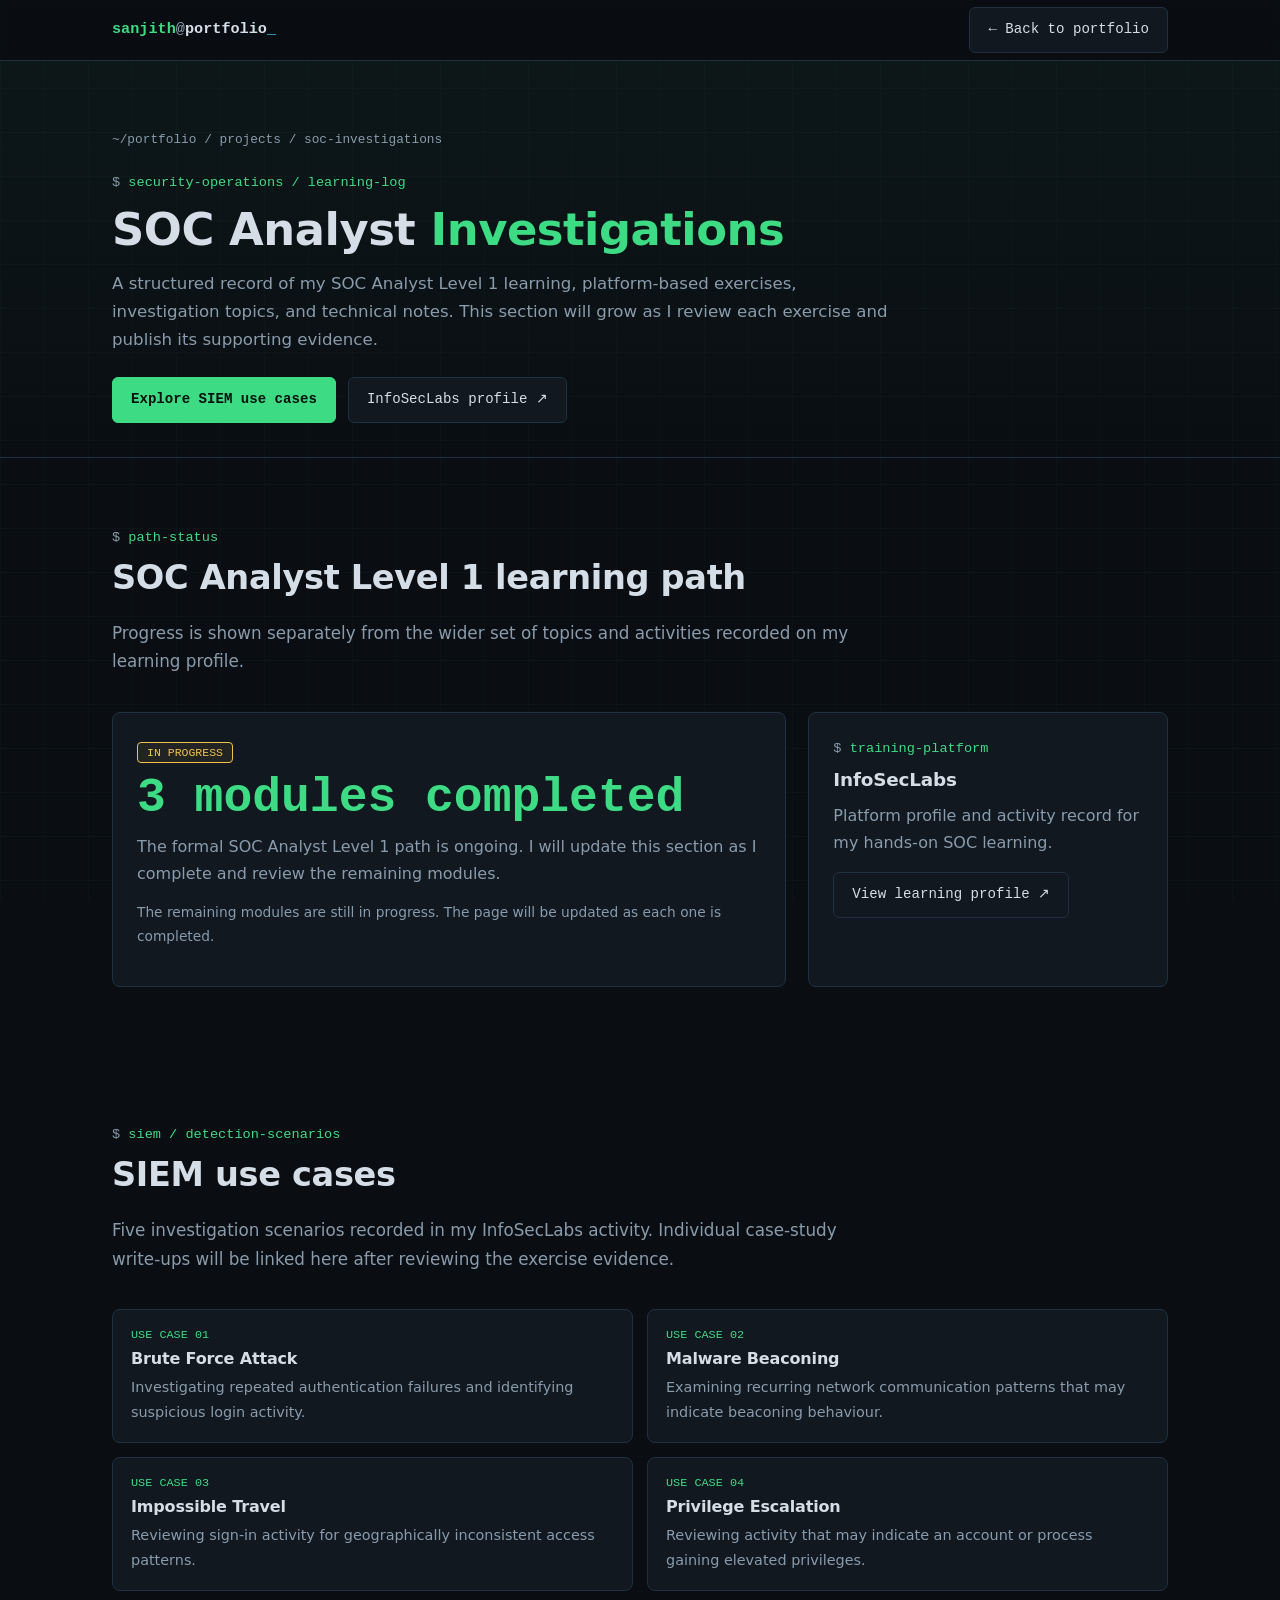
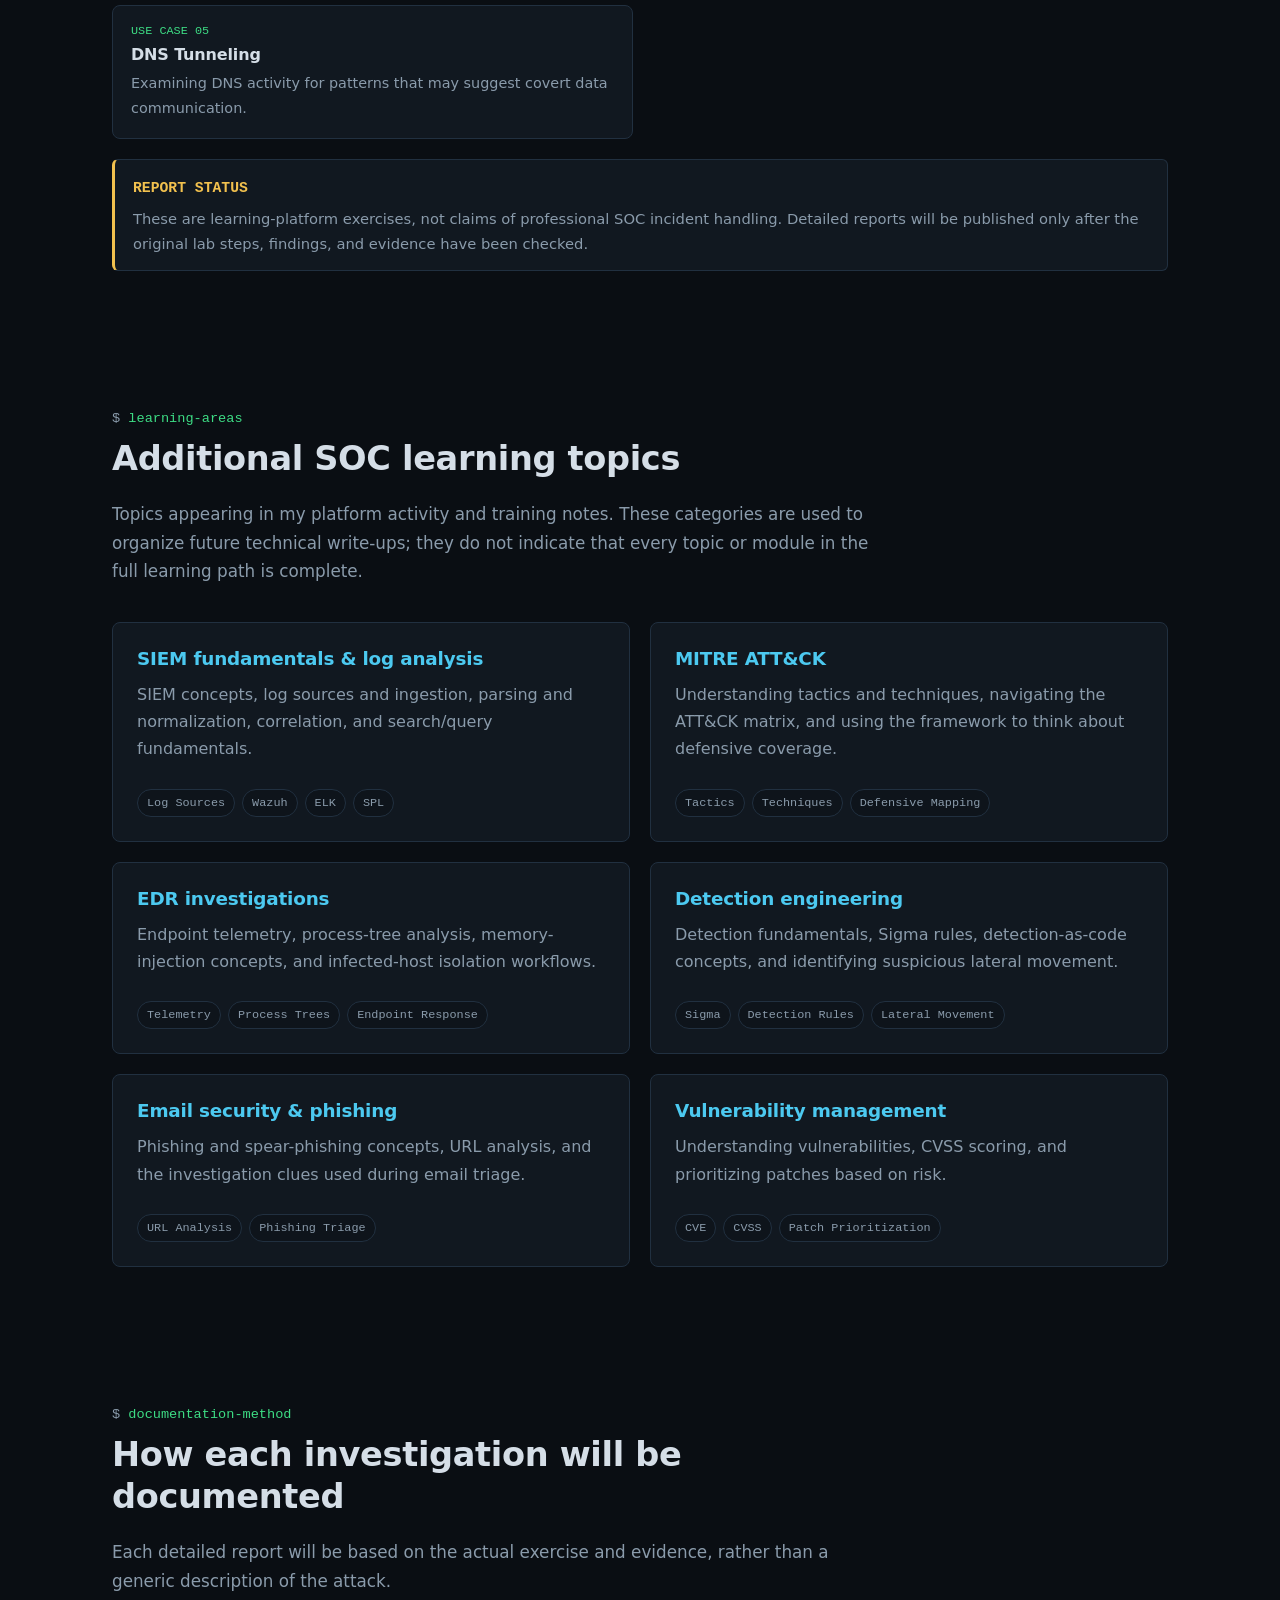
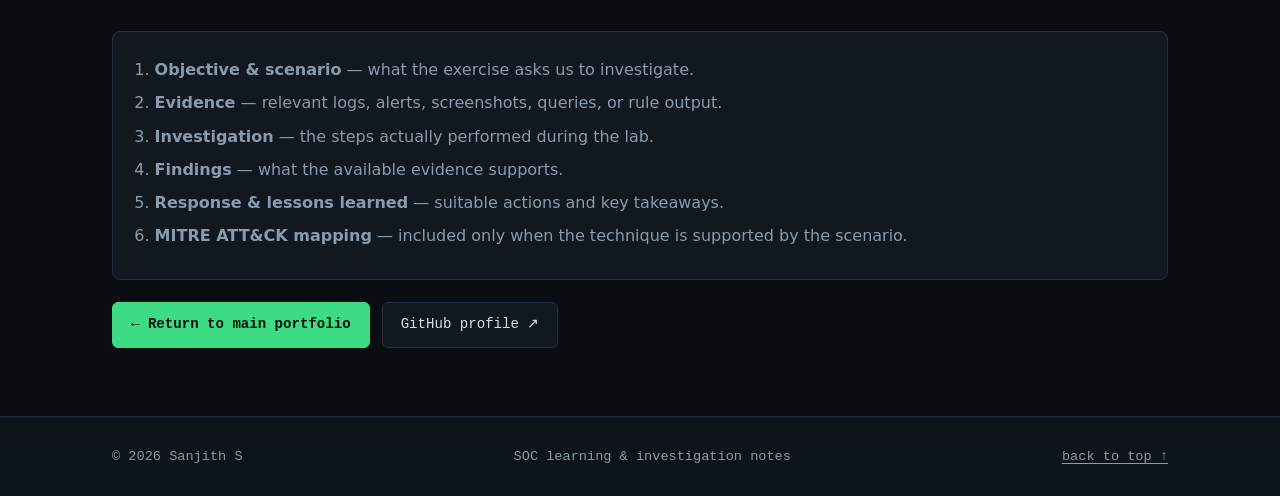
<file: projects/soc-investigations/index.html>
<!DOCTYPE html>
<html lang="en">
<head>
  <meta charset="utf-8">
  <meta name="viewport" content="width=device-width, initial-scale=1">
  <title>SOC Investigations | Sanjith S</title>
  <meta name="description" content="SOC Analyst Level 1 learning progress, SIEM use cases, and practical security investigation topics by Sanjith S.">
  <meta name="theme-color" content="#0a0e13">
  <link rel="stylesheet" href="/css/style.css">
  <style>
    .soc-hero {
      padding: clamp(38px, 6vw, 68px) 0 34px;
      border-bottom: 1px solid var(--line);
      background: linear-gradient(180deg, rgba(61,220,132,.045), transparent);
    }
    .soc-hero h1 {
      font-size: clamp(1.9rem, 4.5vw, 2.8rem);
      margin-bottom: 12px;
    }
    .soc-hero .summary { color: var(--muted); max-width: 74ch; font-size: 1.04rem; }
    .crumbs {
      font-family: var(--mono);
      font-size: .8rem;
      color: var(--muted);
      margin-bottom: 20px;
    }
    .crumbs a { color: var(--muted); text-decoration: none; }
    .crumbs a:hover { color: var(--green); }
    .soc-section { padding: clamp(42px, 6vw, 68px) 0; }
    .progress-panel {
      display: grid;
      grid-template-columns: minmax(0, 1.5fr) minmax(220px, .8fr);
      gap: 22px;
      align-items: stretch;
    }
    .progress-number {
      color: var(--green);
      font: 700 clamp(2rem, 5vw, 3rem)/1.1 var(--mono);
      margin: 8px 0;
    }
    .progress-track {
      height: 8px;
      background: var(--bg);
      border: 1px solid var(--line);
      border-radius: 999px;
      overflow: hidden;
      margin: 16px 0 8px;
    }
    .progress-track span {
      display: block;
      width: 23.08%;
      height: 100%;
      background: var(--green);
    }
    .progress-note { color: var(--muted); font-size: .86rem; }
    .topic-card { height: 100%; display: flex; flex-direction: column; }
    .topic-card h3 { color: var(--cyan); }
    .topic-card p { color: var(--muted); }
    .topic-card .chips { margin-top: auto; padding-top: 10px; }
    .case-list { display: grid; grid-template-columns: repeat(2, minmax(0, 1fr)); gap: 14px; }
    .case-item {
      padding: 18px;
      background: var(--panel);
      border: 1px solid var(--line);
      border-radius: var(--radius);
    }
    .case-item h3 { font-size: 1rem; margin-bottom: 6px; }
    .case-item p { color: var(--muted); font-size: .9rem; margin: 0; }
    .case-item .meta { color: var(--green); font: .74rem var(--mono); margin-bottom: 7px; }
    .notice {
      border: 1px solid var(--line);
      border-left: 3px solid var(--amber);
      border-radius: 6px;
      padding: 14px 18px;
      background: var(--panel);
      color: var(--muted);
      font-size: .92rem;
      margin-top: 20px;
    }
    .notice strong { color: var(--amber); font-family: var(--mono); }
    .back-row { display: flex; flex-wrap: wrap; gap: 12px; margin-top: 22px; }
    @media (max-width: 760px) {
      .progress-panel { grid-template-columns: 1fr; }
      .case-list { grid-template-columns: 1fr; }
    }
  </style>
</head>
<body>
  <a class="skip-link" href="#main">Skip to content</a>

  <header class="site-header">
    <div class="container nav">
      <a class="brand" href="../../index.html" aria-label="Sanjith S portfolio homepage">
        <span class="host">sanjith</span><span class="at">@</span>portfolio<span class="cur">_</span>
      </a>
      <a class="btn" href="../../index.html">← Back to portfolio</a>
    </div>
  </header>

  <main id="main">
    <section class="soc-hero">
      <div class="container">
        <div class="crumbs"><a href="../../index.html">~/portfolio</a> / projects / soc-investigations</div>
        <p class="section-label">security-operations / learning-log</p>
        <h1>SOC Analyst <span style="color:var(--green)">Investigations</span></h1>
        <p class="summary">
          A structured record of my SOC Analyst Level 1 learning, platform-based exercises,
          investigation topics, and technical notes. This section will grow as I review each
          exercise and publish its supporting evidence.
        </p>
        <div class="back-row">
          <a class="btn primary" href="#siem-use-cases">Explore SIEM use cases</a>
          <a class="btn" href="https://infoseclabs.io/user/sanjith" target="_blank" rel="noopener noreferrer">InfoSecLabs profile ↗</a>
        </div>
      </div>
    </section>

    <section class="soc-section" aria-labelledby="progress-title">
      <div class="container">
        <div class="section-head">
          <p class="section-label">path-status</p>
          <h2 id="progress-title">SOC Analyst Level 1 learning path</h2>
          <p class="lead">Progress is shown separately from the wider set of topics and activities recorded on my learning profile.</p>
        </div>

        <div class="progress-panel">
          <div class="card">
            <span class="tag-status">IN PROGRESS</span>
            <div class="progress-number">3 modules completed</div>
            <p style="color:var(--muted); margin-bottom:0">
              The formal SOC Analyst Level 1 path is ongoing. I will update this section as I complete and review the remaining modules.
            </p>
            <p class="progress-note" style="margin-top:14px">The remaining modules are still in progress. The page will be updated as each one is completed.</p>
          </div>
          <div class="card">
            <p class="section-label">training-platform</p>
            <h3>InfoSecLabs</h3>
            <p style="color:var(--muted)">Platform profile and activity record for my hands-on SOC learning.</p>
            <a class="btn" href="https://infoseclabs.io/user/sanjith" target="_blank" rel="noopener noreferrer">View learning profile ↗</a>
          </div>
        </div>
      </div>
    </section>

    <section class="soc-section" id="siem-use-cases" aria-labelledby="use-cases-title">
      <div class="container">
        <div class="section-head">
          <p class="section-label">siem / detection-scenarios</p>
          <h2 id="use-cases-title">SIEM use cases</h2>
          <p class="lead">Five investigation scenarios recorded in my InfoSecLabs activity. Individual case-study write-ups will be linked here after reviewing the exercise evidence.</p>
        </div>

        <div class="case-list">
          <article class="case-item">
            <div class="meta">USE CASE 01</div>
            <h3>Brute Force Attack</h3>
            <p>Investigating repeated authentication failures and identifying suspicious login activity.</p>
          </article>
          <article class="case-item">
            <div class="meta">USE CASE 02</div>
            <h3>Malware Beaconing</h3>
            <p>Examining recurring network communication patterns that may indicate beaconing behaviour.</p>
          </article>
          <article class="case-item">
            <div class="meta">USE CASE 03</div>
            <h3>Impossible Travel</h3>
            <p>Reviewing sign-in activity for geographically inconsistent access patterns.</p>
          </article>
          <article class="case-item">
            <div class="meta">USE CASE 04</div>
            <h3>Privilege Escalation</h3>
            <p>Reviewing activity that may indicate an account or process gaining elevated privileges.</p>
          </article>
          <article class="case-item">
            <div class="meta">USE CASE 05</div>
            <h3>DNS Tunneling</h3>
            <p>Examining DNS activity for patterns that may suggest covert data communication.</p>
          </article>
        </div>

        <div class="notice">
          <strong>REPORT STATUS</strong>
          <p style="margin:5px 0 0">These are learning-platform exercises, not claims of professional SOC incident handling. Detailed reports will be published only after the original lab steps, findings, and evidence have been checked.</p>
        </div>
      </div>
    </section>

    <section class="soc-section" id="learning-areas" aria-labelledby="areas-title">
      <div class="container">
        <div class="section-head">
          <p class="section-label">learning-areas</p>
          <h2 id="areas-title">Additional SOC learning topics</h2>
          <p class="lead">Topics appearing in my platform activity and training notes. These categories are used to organize future technical write-ups; they do not indicate that every topic or module in the full learning path is complete.</p>
        </div>

        <div class="grid cols-2">
          <article class="card topic-card">
            <h3>SIEM fundamentals &amp; log analysis</h3>
            <p>SIEM concepts, log sources and ingestion, parsing and normalization, correlation, and search/query fundamentals.</p>
            <div class="chips"><span class="chip">Log Sources</span><span class="chip">Wazuh</span><span class="chip">ELK</span><span class="chip">SPL</span></div>
          </article>

          <article class="card topic-card">
            <h3>MITRE ATT&amp;CK</h3>
            <p>Understanding tactics and techniques, navigating the ATT&amp;CK matrix, and using the framework to think about defensive coverage.</p>
            <div class="chips"><span class="chip">Tactics</span><span class="chip">Techniques</span><span class="chip">Defensive Mapping</span></div>
          </article>

          <article class="card topic-card">
            <h3>EDR investigations</h3>
            <p>Endpoint telemetry, process-tree analysis, memory-injection concepts, and infected-host isolation workflows.</p>
            <div class="chips"><span class="chip">Telemetry</span><span class="chip">Process Trees</span><span class="chip">Endpoint Response</span></div>
          </article>

          <article class="card topic-card">
            <h3>Detection engineering</h3>
            <p>Detection fundamentals, Sigma rules, detection-as-code concepts, and identifying suspicious lateral movement.</p>
            <div class="chips"><span class="chip">Sigma</span><span class="chip">Detection Rules</span><span class="chip">Lateral Movement</span></div>
          </article>

          <article class="card topic-card">
            <h3>Email security &amp; phishing</h3>
            <p>Phishing and spear-phishing concepts, URL analysis, and the investigation clues used during email triage.</p>
            <div class="chips"><span class="chip">URL Analysis</span><span class="chip">Phishing Triage</span></div>
          </article>

          <article class="card topic-card">
            <h3>Vulnerability management</h3>
            <p>Understanding vulnerabilities, CVSS scoring, and prioritizing patches based on risk.</p>
            <div class="chips"><span class="chip">CVE</span><span class="chip">CVSS</span><span class="chip">Patch Prioritization</span></div>
          </article>
        </div>
      </div>
    </section>

    <section class="soc-section" aria-labelledby="approach-title">
      <div class="container">
        <div class="section-head">
          <p class="section-label">documentation-method</p>
          <h2 id="approach-title">How each investigation will be documented</h2>
          <p class="lead">Each detailed report will be based on the actual exercise and evidence, rather than a generic description of the attack.</p>
        </div>
        <div class="card">
          <ol class="plain-list">
            <li><strong>Objective &amp; scenario</strong> — what the exercise asks us to investigate.</li>
            <li><strong>Evidence</strong> — relevant logs, alerts, screenshots, queries, or rule output.</li>
            <li><strong>Investigation</strong> — the steps actually performed during the lab.</li>
            <li><strong>Findings</strong> — what the available evidence supports.</li>
            <li><strong>Response &amp; lessons learned</strong> — suitable actions and key takeaways.</li>
            <li><strong>MITRE ATT&amp;CK mapping</strong> — included only when the technique is supported by the scenario.</li>
          </ol>
        </div>
        <div class="back-row">
          <a class="btn primary" href="../../index.html">← Return to main portfolio</a>
          <a class="btn" href="https://github.com/Sanjith1236" target="_blank" rel="noopener noreferrer">GitHub profile ↗</a>
        </div>
      </div>
    </section>
  </main>

  <footer class="site-footer">
    <div class="container footer-row">
      <span>&copy; <span id="year">2026</span> Sanjith S</span>
      <span>SOC learning &amp; investigation notes</span>
      <a href="#main">back to top ↑</a>
    </div>
  </footer>

  <script>
    document.getElementById("year").textContent = new Date().getFullYear();
  </script>
</body>
</html>
</file>
<file: css/style.css>
/* ==========================================================================
   Sanjith S — Cybersecurity Portfolio
   Terminal-inspired, dark, restrained green/cyan accents. No external deps.
   ========================================================================== */

:root {
  --bg: #0a0e13;
  --bg-2: #0e141b;
  --panel: #111820;
  --panel-2: #151e28;
  --line: #213040;
  --text: #d5dee7;
  --muted: #8a9bab;
  --green: #3ddc84;
  --green-dim: #1f7a49;
  --cyan: #4cc9f0;
  --amber: #f2c14e;
  --red: #ff6b6b;
  --mono: ui-monospace, "SF Mono", "JetBrains Mono", "Cascadia Code", Menlo, Consolas, "Liberation Mono", monospace;
  --sans: system-ui, -apple-system, "Segoe UI", Roboto, "Helvetica Neue", Arial, sans-serif;
  --radius: 8px;
  --maxw: 1120px;
  --gutter: clamp(16px, 4vw, 32px);
}

*, *::before, *::after { box-sizing: border-box; }
html { scroll-behavior: smooth; scroll-padding-top: 76px; -webkit-text-size-adjust: 100%; }
body {
  margin: 0;
  background: var(--bg);
  color: var(--text);
  font: 400 1rem/1.7 var(--sans);
  -webkit-font-smoothing: antialiased;
  background-image:
    linear-gradient(rgba(61,220,132,.025) 1px, transparent 1px),
    linear-gradient(90deg, rgba(61,220,132,.025) 1px, transparent 1px);
  background-size: 44px 44px;
  background-attachment: fixed;
}
img, svg { max-width: 100%; height: auto; display: block; }
a { color: var(--cyan); text-decoration-thickness: 1px; text-underline-offset: 3px; }
a:hover { color: var(--green); }
:focus-visible { outline: 2px solid var(--green); outline-offset: 3px; border-radius: 3px; }
::selection { background: var(--green); color: #04110a; }
code, kbd, pre { font-family: var(--mono); }
code { font-size: .88em; background: var(--panel-2); border: 1px solid var(--line); padding: .1em .4em; border-radius: 4px; color: var(--green); }

.skip-link { position: absolute; left: -999px; top: 8px; background: var(--green); color: #04110a; padding: 8px 14px; border-radius: 4px; z-index: 200; font-family: var(--mono); }
.skip-link:focus { left: 8px; }
.sr-only { position: absolute; width: 1px; height: 1px; overflow: hidden; clip: rect(0 0 0 0); white-space: nowrap; }

.container { width: 100%; max-width: var(--maxw); margin: 0 auto; padding: 0 var(--gutter); }

/* ---------- Header / nav ---------- */
.site-header { position: sticky; top: 0; z-index: 100; background: rgba(10,14,19,.88); backdrop-filter: blur(10px); border-bottom: 1px solid var(--line); }
.nav { display: flex; align-items: center; justify-content: space-between; min-height: 60px; gap: 16px; }
.brand { font-family: var(--mono); font-weight: 700; color: var(--text); text-decoration: none; font-size: .95rem; white-space: nowrap; }
.brand .at { color: var(--muted); } .brand .host { color: var(--green); } .brand .cur { color: var(--cyan); }
.nav-links { display: flex; gap: 2px; list-style: none; margin: 0; padding: 0; }
.nav-links a { display: block; padding: 8px 11px; color: var(--muted); text-decoration: none; font-family: var(--mono); font-size: .82rem; border-radius: 4px; }
.nav-links a:hover, .nav-links a[aria-current="true"], .nav-links a[aria-current="page"] { color: var(--green); background: rgba(61,220,132,.07); }
.nav-toggle { display: none; background: none; border: 1px solid var(--line); color: var(--text); font-family: var(--mono); padding: 8px 12px; border-radius: 4px; cursor: pointer; font-size: .85rem; }
.nav-toggle:hover { border-color: var(--green); color: var(--green); }

@media (max-width: 860px) {
  .nav-toggle { display: inline-block; }
  .nav-links { position: absolute; top: 60px; left: 0; right: 0; flex-direction: column; background: var(--bg-2); border-bottom: 1px solid var(--line); padding: 8px var(--gutter) 14px; display: none; }
  .nav-links.open { display: flex; }
  .nav-links a { padding: 12px 8px; font-size: .9rem; }
}

/* ---------- Layout ---------- */
section { padding: clamp(56px, 8vw, 96px) 0; }
.section-head { margin-bottom: 36px; max-width: 760px; }
.section-label { font-family: var(--mono); color: var(--green); font-size: .85rem; margin: 0 0 8px; }
.section-label::before { content: "$ "; color: var(--muted); }
h1, h2, h3, h4 { line-height: 1.25; margin: 0 0 .6em; font-weight: 700; letter-spacing: -.01em; }
h2 { font-size: clamp(1.6rem, 3.4vw, 2.1rem); }
h3 { font-size: 1.15rem; }
.lead { color: var(--muted); font-size: 1.05rem; margin: 0; }
p { margin: 0 0 1em; }

/* ---------- Buttons / chips ---------- */
.btn { display: inline-flex; align-items: center; gap: 8px; padding: 10px 18px; border-radius: 6px; font-family: var(--mono); font-size: .88rem; text-decoration: none; border: 1px solid var(--line); color: var(--text); background: var(--panel); cursor: pointer; transition: border-color .2s, color .2s, background .2s; }
.btn:hover { border-color: var(--green); color: var(--green); }
.btn.primary { background: var(--green); color: #04110a; border-color: var(--green); font-weight: 700; }
.btn.primary:hover { background: #62e89d; color: #04110a; }
.btn-row { display: flex; flex-wrap: wrap; gap: 12px; }
.chip { display: inline-block; font-family: var(--mono); font-size: .74rem; padding: 3px 9px; border: 1px solid var(--line); border-radius: 999px; color: var(--muted); background: var(--bg-2); }
.chip.link { color: var(--cyan); text-decoration: none; }
.chip.link:hover { border-color: var(--cyan); }
.chips { display: flex; flex-wrap: wrap; gap: 7px; }
.tag-status { font-family: var(--mono); font-size: .72rem; padding: 3px 9px; border-radius: 4px; border: 1px solid var(--amber); color: var(--amber); background: rgba(242,193,78,.07); }
.tag-ok { border-color: var(--green-dim); color: var(--green); background: rgba(61,220,132,.06); }

/* ---------- Hero ---------- */
.hero { padding: clamp(48px, 8vw, 96px) 0 clamp(40px, 6vw, 72px); }
.hero-grid { display: grid; grid-template-columns: 1.05fr 1fr; gap: clamp(28px, 5vw, 56px); align-items: center; }
.hero .eyebrow { font-family: var(--mono); color: var(--green); font-size: .88rem; margin-bottom: 14px; }
.hero h1 { font-size: clamp(2.3rem, 6vw, 3.6rem); margin-bottom: 10px; }
.hero h1 .accent { color: var(--green); }
.hero .headline { font-family: var(--mono); font-size: clamp(.95rem, 2vw, 1.1rem); color: var(--cyan); margin-bottom: 18px; }
.hero .intro { color: var(--muted); max-width: 54ch; margin-bottom: 26px; }
.hero-meta { margin-top: 26px; display: flex; flex-wrap: wrap; gap: 8px; }
@media (max-width: 900px) { .hero-grid { grid-template-columns: 1fr; } }

/* ---------- Terminal widget ---------- */
.term { background: #070a0e; border: 1px solid var(--line); border-radius: var(--radius); overflow: hidden; box-shadow: 0 18px 50px rgba(0,0,0,.45); font-family: var(--mono); font-size: .84rem; }
.term-bar { display: flex; align-items: center; gap: 7px; padding: 9px 12px; background: var(--panel); border-bottom: 1px solid var(--line); }
.term-bar i { width: 10px; height: 10px; border-radius: 50%; background: #2c3a48; display: block; }
.term-bar span { margin-left: 8px; color: var(--muted); font-size: .76rem; }
.term-body { padding: 14px 16px; height: 300px; overflow-y: auto; line-height: 1.6; color: #b9c7d4; }
.term-body .ln { white-space: pre-wrap; word-break: break-word; }
.term-body .p { color: var(--green); } .term-body .path { color: var(--cyan); }
.term-body .dim { color: var(--muted); } .term-body .warn { color: var(--amber); }
.term-body a { color: var(--cyan); }
.term-input { display: flex; gap: 8px; align-items: center; padding: 10px 16px; border-top: 1px solid var(--line); background: #0a0f14; }
.term-input label { color: var(--green); white-space: nowrap; }
.term-input input { flex: 1; min-width: 0; background: transparent; border: 0; color: var(--text); font: inherit; outline: none; padding: 4px 0; }
.term-input:focus-within { border-top-color: var(--green-dim); }
.caret { display: inline-block; width: .55em; height: 1.05em; background: var(--green); vertical-align: -2px; animation: blink 1.1s steps(1) infinite; }
@keyframes blink { 50% { opacity: 0; } }
.term-hint { font-size: .74rem; color: var(--muted); padding: 0 16px 10px; background: #0a0f14; }

/* ---------- Cards / grids ---------- */
.card { background: var(--panel); border: 1px solid var(--line); border-radius: var(--radius); padding: 24px; }
.grid { display: grid; gap: 20px; }
.grid.cols-2 { grid-template-columns: repeat(2, 1fr); }
.grid.cols-3 { grid-template-columns: repeat(3, 1fr); }
@media (max-width: 900px) { .grid.cols-3 { grid-template-columns: repeat(2, 1fr); } }
@media (max-width: 640px) { .grid.cols-2, .grid.cols-3 { grid-template-columns: 1fr; } }

/* About */
.about-grid { display: grid; grid-template-columns: 1.4fr 1fr; gap: 32px; align-items: start; }
@media (max-width: 900px) { .about-grid { grid-template-columns: 1fr; } }
.kv { font-family: var(--mono); font-size: .85rem; margin: 0; }
.kv div { display: flex; gap: 12px; padding: 7px 0; border-bottom: 1px dashed var(--line); }
.kv div:last-child { border-bottom: 0; }
.kv dt { color: var(--muted); min-width: 92px; }
.kv dd { margin: 0; color: var(--text); }

/* Project cards */
.projects { display: grid; grid-template-columns: repeat(2, 1fr); gap: 22px; }
@media (max-width: 760px) { .projects { grid-template-columns: 1fr; } }
.project-card { position: relative; display: flex; flex-direction: column; background: var(--panel); border: 1px solid var(--line); border-radius: var(--radius); padding: 24px; transition: border-color .2s, transform .2s; }
.project-card:hover, .project-card:focus-within { border-color: var(--green-dim); transform: translateY(-2px); }
.project-card.lead-card { grid-column: 1 / -1; background: linear-gradient(135deg, var(--panel), #0f1d1a); }
.project-card .num { font-family: var(--mono); color: var(--muted); font-size: .78rem; margin-bottom: 8px; }
.project-card h3 { margin-bottom: 8px; }
.project-card h3 a { color: var(--text); text-decoration: none; }
.project-card h3 a::after { content: ""; position: absolute; inset: 0; } /* whole card clickable */
.project-card:hover h3 a { color: var(--green); }
.project-card p { color: var(--muted); font-size: .95rem; }
.project-card .chips { margin-top: auto; padding-top: 10px; }
.project-card .foot { display: flex; flex-wrap: wrap; justify-content: space-between; align-items: center; gap: 10px; margin-top: 16px; font-family: var(--mono); font-size: .8rem; position: relative; z-index: 2; }
.project-card .foot a { position: relative; z-index: 2; }
.project-card .go { color: var(--green); }

/* Skills */
.skill-card h3 { font-family: var(--mono); font-size: .95rem; color: var(--green); margin-bottom: 14px; }
.skill-card h3::before { content: "> "; color: var(--muted); }
.skill-list { list-style: none; margin: 0 0 14px; padding: 0; display: flex; flex-wrap: wrap; gap: 6px; }
.skill-list li { font-family: var(--mono); font-size: .8rem; background: var(--bg-2); border: 1px solid var(--line); padding: 3px 9px; border-radius: 4px; }
.used-in { font-size: .8rem; color: var(--muted); margin: 0; font-family: var(--mono); }
.note { font-size: .88rem; color: var(--muted); border-left: 2px solid var(--green-dim); padding: 4px 0 4px 14px; margin-top: 26px; }

/* Timeline / lists */
.entry { border-left: 2px solid var(--green-dim); padding: 2px 0 2px 22px; position: relative; }
.entry::before { content: ""; position: absolute; left: -6px; top: 8px; width: 10px; height: 10px; background: var(--green); border-radius: 50%; }
.entry .meta { font-family: var(--mono); font-size: .8rem; color: var(--cyan); margin-bottom: 4px; }
.entry h3 { margin-bottom: 8px; }
.entry ul, .plain-list { margin: 0; padding-left: 1.1em; color: var(--muted); }
.entry li, .plain-list li { margin-bottom: 6px; }
.cred { display: flex; flex-direction: column; gap: 4px; }
.cred .issuer { color: var(--muted); font-size: .9rem; }
.cred .meta { font-family: var(--mono); font-size: .78rem; color: var(--cyan); }

/* Contact */
.contact-list { list-style: none; margin: 0 0 20px; padding: 0; font-family: var(--mono); font-size: .92rem; }
.contact-list li { display: flex; gap: 14px; padding: 10px 0; border-bottom: 1px dashed var(--line); flex-wrap: wrap; }
.contact-list .k { color: var(--muted); min-width: 84px; }
.copy-btn { font-family: var(--mono); font-size: .74rem; background: transparent; border: 1px solid var(--line); color: var(--muted); padding: 2px 9px; border-radius: 4px; cursor: pointer; }
.copy-btn:hover { color: var(--green); border-color: var(--green); }

/* Footer */
.site-footer { border-top: 1px solid var(--line); padding: 28px 0; color: var(--muted); font-size: .85rem; font-family: var(--mono); background: var(--bg-2); }
.footer-row { display: flex; flex-wrap: wrap; justify-content: space-between; gap: 12px; }
.site-footer a { color: var(--muted); }
.site-footer a:hover { color: var(--green); }

/* Reveal */
.js .reveal { opacity: 0; transform: translateY(14px); transition: opacity .6s ease, transform .6s ease; }
.js .reveal.in { opacity: 1; transform: none; }

/* ==========================================================================
   Case-study pages
   ========================================================================== */
.cs-hero { padding: clamp(36px, 6vw, 64px) 0 28px; border-bottom: 1px solid var(--line); background: linear-gradient(180deg, rgba(61,220,132,.04), transparent); }
.crumbs { font-family: var(--mono); font-size: .8rem; color: var(--muted); margin-bottom: 18px; }
.crumbs a { color: var(--muted); } .crumbs a:hover { color: var(--green); }
.cs-hero h1 { font-size: clamp(1.8rem, 4.4vw, 2.7rem); margin-bottom: 12px; }
.cs-hero .summary { color: var(--muted); max-width: 72ch; font-size: 1.05rem; }
.cs-meta { display: grid; grid-template-columns: repeat(auto-fit, minmax(190px, 1fr)); gap: 12px; margin: 24px 0 20px; }
.cs-meta div { background: var(--panel); border: 1px solid var(--line); border-radius: 6px; padding: 10px 14px; }
.cs-meta dt { font-family: var(--mono); font-size: .72rem; color: var(--muted); text-transform: uppercase; letter-spacing: .06em; }
.cs-meta dd { margin: 2px 0 0; font-size: .92rem; }
.cs-meta { margin-left: 0; }

.cs-layout { display: grid; grid-template-columns: 220px minmax(0, 1fr); gap: 48px; padding: 48px var(--gutter) 24px; }
@media (max-width: 980px) { .cs-layout { grid-template-columns: minmax(0, 1fr); gap: 24px; } }
.cs-main { min-width: 0; }
.toc { position: sticky; top: 84px; align-self: start; font-family: var(--mono); font-size: .8rem; }
.toc h2 { font-size: .75rem; color: var(--muted); text-transform: uppercase; letter-spacing: .08em; margin-bottom: 10px; }
.toc ol { list-style: none; margin: 0; padding: 0; border-left: 1px solid var(--line); }
.toc a { display: block; padding: 5px 12px; margin-left: -1px; border-left: 2px solid transparent; color: var(--muted); text-decoration: none; }
.toc a:hover { color: var(--text); }
.toc a.active { color: var(--green); border-left-color: var(--green); }
@media (max-width: 980px) {
  .toc { position: static; background: var(--panel); border: 1px solid var(--line); border-radius: var(--radius); padding: 14px 16px; }
  .toc ol { border: 0; display: flex; flex-wrap: wrap; gap: 4px 6px; }
  .toc a { border: 1px solid var(--line); border-radius: 999px; padding: 3px 10px; margin: 0; }
}

.cs-main section { padding: 0 0 44px; margin-bottom: 8px; }
.cs-main h2 { font-size: 1.5rem; padding-top: 6px; display: flex; align-items: baseline; gap: 10px; }
.cs-main h2 .n { font-family: var(--mono); color: var(--green); font-size: .9rem; }
.cs-main h3 { margin-top: 1.4em; color: var(--cyan); font-size: 1.02rem; font-family: var(--mono); }
.cs-main ul, .cs-main ol.steps { padding-left: 1.2em; }
.cs-main li { margin-bottom: 6px; }
.cs-main p, .cs-main li { max-width: 78ch; }

.callout { border: 1px solid var(--line); border-left-width: 3px; border-radius: 6px; padding: 14px 18px; margin: 18px 0; background: var(--panel); font-size: .94rem; }
.callout strong.label { font-family: var(--mono); font-size: .78rem; display: block; margin-bottom: 4px; text-transform: uppercase; letter-spacing: .06em; }
.callout.warn { border-left-color: var(--amber); } .callout.warn .label { color: var(--amber); }
.callout.safe { border-left-color: var(--red); } .callout.safe .label { color: var(--red); }
.callout.info { border-left-color: var(--cyan); } .callout.info .label { color: var(--cyan); }
.callout p:last-child { margin-bottom: 0; }

.tech-table { width: 100%; border-collapse: collapse; font-size: .92rem; margin: 14px 0; display: block; overflow-x: auto; }
.tech-table th, .tech-table td { text-align: left; padding: 9px 14px; border-bottom: 1px solid var(--line); vertical-align: top; }
.tech-table th { font-family: var(--mono); font-size: .75rem; color: var(--muted); text-transform: uppercase; letter-spacing: .06em; background: var(--panel); white-space: nowrap; }
.tech-table td:first-child { font-family: var(--mono); color: var(--green); white-space: nowrap; }

/* Illustrative CSS architecture diagram */
.diagram { background: #070a0e; border: 1px dashed var(--line); border-radius: var(--radius); padding: 20px; margin: 18px 0; }
.diagram .cap { font-family: var(--mono); font-size: .76rem; color: var(--amber); margin-bottom: 14px; }
.flow { display: flex; flex-wrap: wrap; align-items: stretch; gap: 10px; }
.flow .node { flex: 1 1 150px; min-width: 0; overflow-wrap: anywhere; border: 1px solid var(--line); border-radius: 6px; padding: 10px 12px; background: var(--panel); font-size: .85rem; }
.flow .node b { display: block; font-family: var(--mono); color: var(--green); font-size: .8rem; margin-bottom: 3px; }
.flow .node.alt b { color: var(--cyan); }
.flow .arrow { align-self: center; color: var(--muted); font-family: var(--mono); }
.flow-stack .node { flex: 0 0 auto; }
.flow-stack { display: flex; flex-direction: column; gap: 10px; flex: 1 1 190px; min-width: 0; }
@media (max-width: 700px) { .flow .arrow { transform: rotate(90deg); width: 100%; text-align: center; } }
.layer-label { font-family: var(--mono); font-size: .72rem; color: var(--muted); text-transform: uppercase; letter-spacing: .08em; margin: 14px 0 6px; }

/* Placeholders (for remaining pending items) */
.placeholder { margin: 18px 0; border: 1px dashed var(--amber); border-radius: var(--radius); background: rgba(242,193,78,.03); overflow: hidden; }
.placeholder img { width: 100%; background: #0a0e13; }
.placeholder figcaption { padding: 10px 14px; font-size: .84rem; color: var(--muted); border-top: 1px dashed var(--amber); }
.placeholder figcaption b { color: var(--amber); font-family: var(--mono); font-size: .74rem; margin-right: 6px; }
.placeholder code { font-size: .78rem; }
.ph-grid { display: grid; grid-template-columns: repeat(2, 1fr); gap: 16px; }
@media (max-width: 700px) { .ph-grid { grid-template-columns: 1fr; } }

/* Genuine Evidence Cards & Grids */
.evidence-card { margin: 22px 0; border: 1px solid var(--line); border-radius: var(--radius); background: var(--panel); overflow: hidden; box-shadow: 0 4px 16px rgba(0,0,0,.4); transition: border-color .2s ease, box-shadow .2s ease; }
.evidence-card:hover { border-color: rgba(61,220,132,.45); box-shadow: 0 6px 24px rgba(0,0,0,.6); }
.evidence-card .evidence-img-wrap { position: relative; background: #05070a; overflow: hidden; cursor: zoom-in; }
.evidence-card img { width: 100%; height: auto; display: block; object-fit: cover; transition: transform .25s ease; }
.evidence-card:hover img { transform: scale(1.01); }
.evidence-card figcaption { padding: 14px 18px; font-size: .88rem; color: var(--text); border-top: 1px solid var(--line); background: var(--bg-2); line-height: 1.5; }
.evidence-card figcaption .evidence-header { display: flex; align-items: center; justify-content: space-between; gap: 10px; margin-bottom: 6px; flex-wrap: wrap; }
.evidence-card figcaption .evidence-tag { font-family: var(--mono); font-size: .72rem; letter-spacing: .05em; padding: 2px 8px; border-radius: 4px; background: rgba(61,220,132,.12); color: var(--green); border: 1px solid rgba(61,220,132,.3); font-weight: 600; display: inline-flex; align-items: center; gap: 4px; }
.evidence-card figcaption .evidence-hint { font-family: var(--mono); font-size: .72rem; color: var(--muted); }
.evidence-card figcaption .evidence-title { font-family: var(--mono); font-weight: 700; color: var(--cyan); display: block; font-size: .95rem; margin-bottom: 4px; }
.evidence-card figcaption p { margin: 0; color: var(--muted); font-size: .86rem; }
.evidence-grid { display: grid; grid-template-columns: repeat(2, 1fr); gap: 20px; margin: 22px 0; }
@media (max-width: 820px) { .evidence-grid { grid-template-columns: 1fr; } }

/* Lightbox Modal */
.lightbox-modal { position: fixed; inset: 0; z-index: 9999; background: rgba(10,14,19,.94); backdrop-filter: blur(8px); display: none; align-items: center; justify-content: center; padding: 20px; opacity: 0; transition: opacity .25s ease; }
.lightbox-modal.active { display: flex; opacity: 1; }
.lightbox-dialog { max-width: 95vw; max-height: 92vh; background: var(--panel); border: 1px solid var(--line); border-radius: var(--radius); overflow: hidden; display: flex; flex-direction: column; box-shadow: 0 16px 48px rgba(0,0,0,.8); position: relative; }
.lightbox-dialog img { max-width: 100%; max-height: 80vh; object-fit: contain; background: #05070a; display: block; }
.lightbox-caption { padding: 12px 18px; background: var(--bg-2); border-top: 1px solid var(--line); font-size: .86rem; color: var(--text); font-family: var(--mono); }
.lightbox-close { position: absolute; top: 12px; right: 12px; background: rgba(0,0,0,.7); color: var(--text); border: 1px solid var(--line); border-radius: 4px; width: 32px; height: 32px; display: flex; align-items: center; justify-content: center; font-size: 1.1rem; cursor: pointer; z-index: 10; transition: background .2s, color .2s; }
.lightbox-close:hover { background: var(--red); color: #fff; border-color: var(--red); }

.repo-box { display: flex; flex-wrap: wrap; align-items: center; justify-content: space-between; gap: 14px; padding: 18px 20px; background: var(--panel); border: 1px solid var(--line); border-radius: var(--radius); }
.repo-box .url { font-family: var(--mono); font-size: .82rem; color: var(--muted); word-break: break-all; }
.repo-box.pending { border-style: dashed; border-color: var(--amber); }

.pager { display: grid; grid-template-columns: 1fr 1fr; gap: 16px; padding: 32px 0 56px; border-top: 1px solid var(--line); margin-top: 8px; }
.pager a { display: block; background: var(--panel); border: 1px solid var(--line); border-radius: var(--radius); padding: 14px 18px; text-decoration: none; color: var(--text); }
.pager a:hover { border-color: var(--green); }
.pager small { display: block; font-family: var(--mono); color: var(--muted); font-size: .74rem; }
.pager .next { text-align: right; }
@media (max-width: 560px) { .pager { grid-template-columns: 1fr; } .pager .next { text-align: left; } }

/* Motion preferences */
@media (prefers-reduced-motion: reduce) {
  html { scroll-behavior: auto; }
  *, *::before, *::after { animation: none !important; transition: none !important; }
  .js .reveal { opacity: 1; transform: none; }
}
@media print {
  .site-header, .term, .nav-toggle, .toc { display: none; }
  body { background: #fff; color: #000; }
}
</file>
